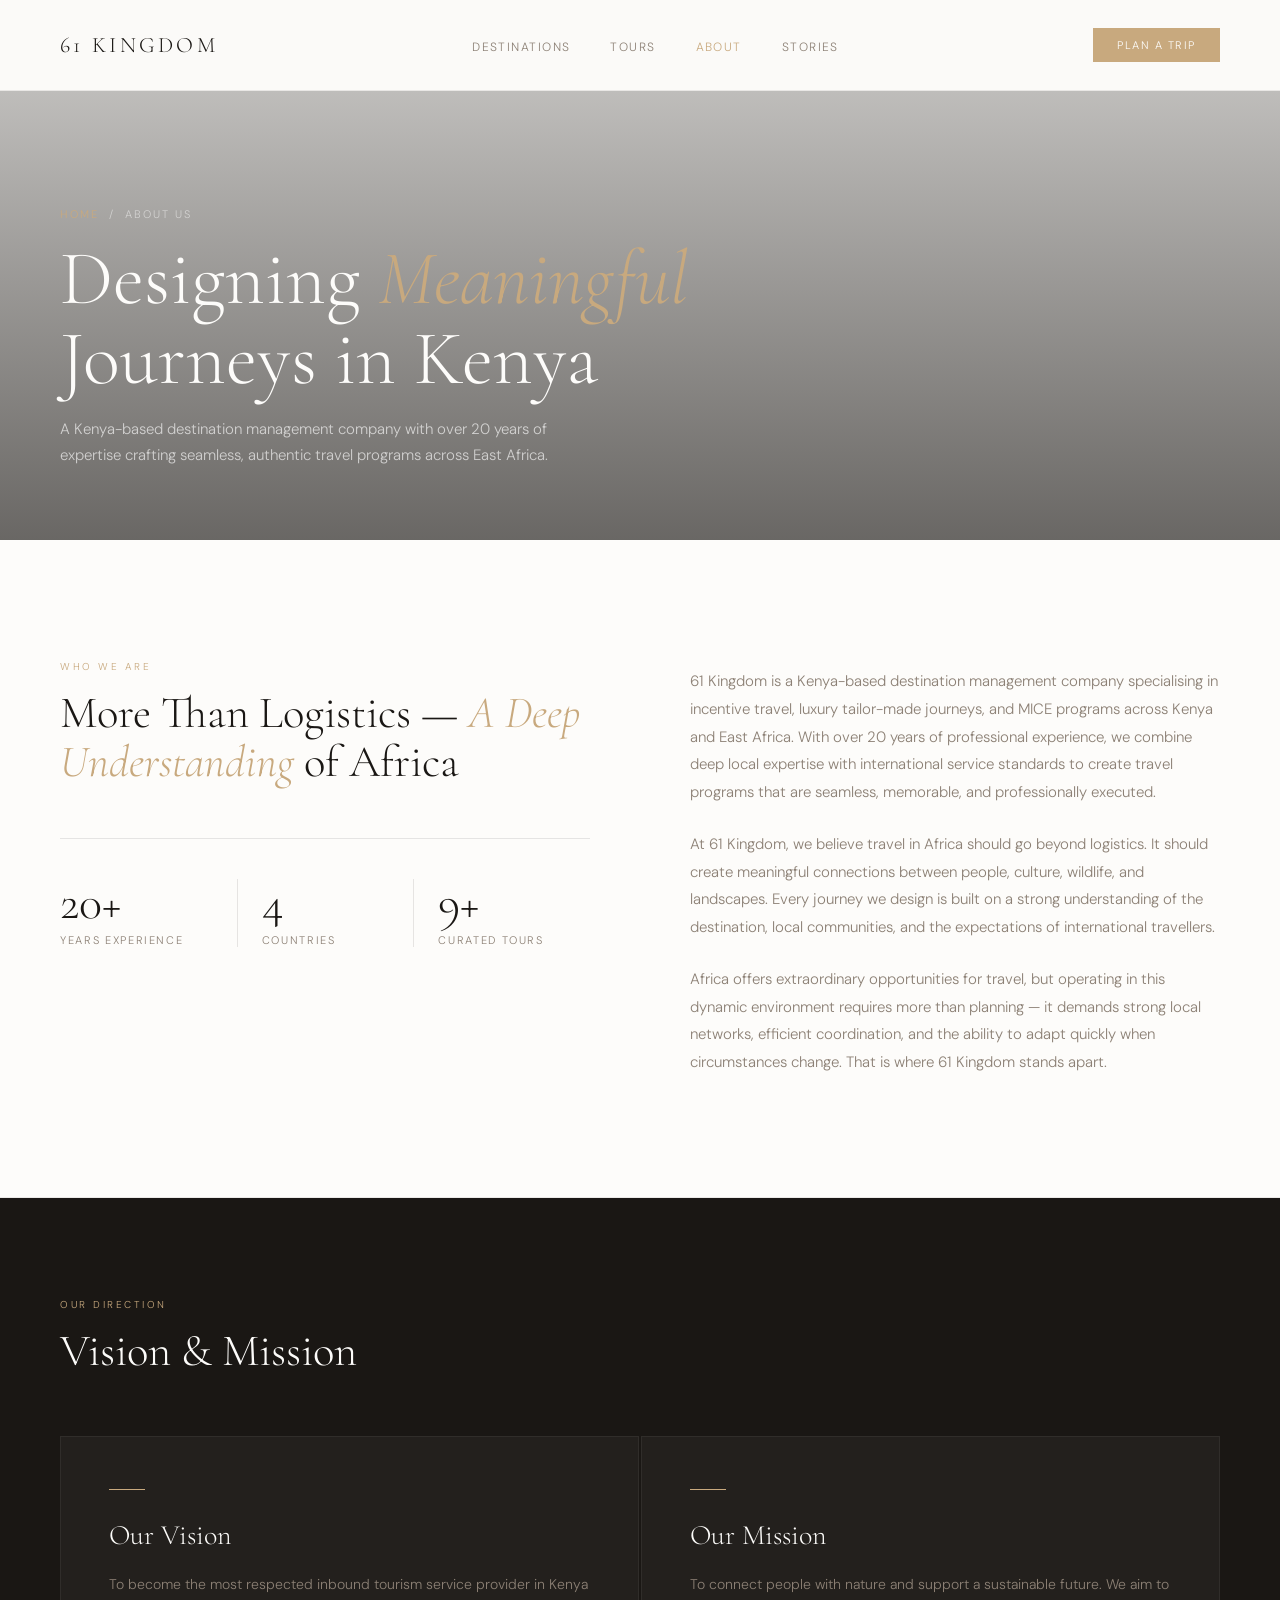
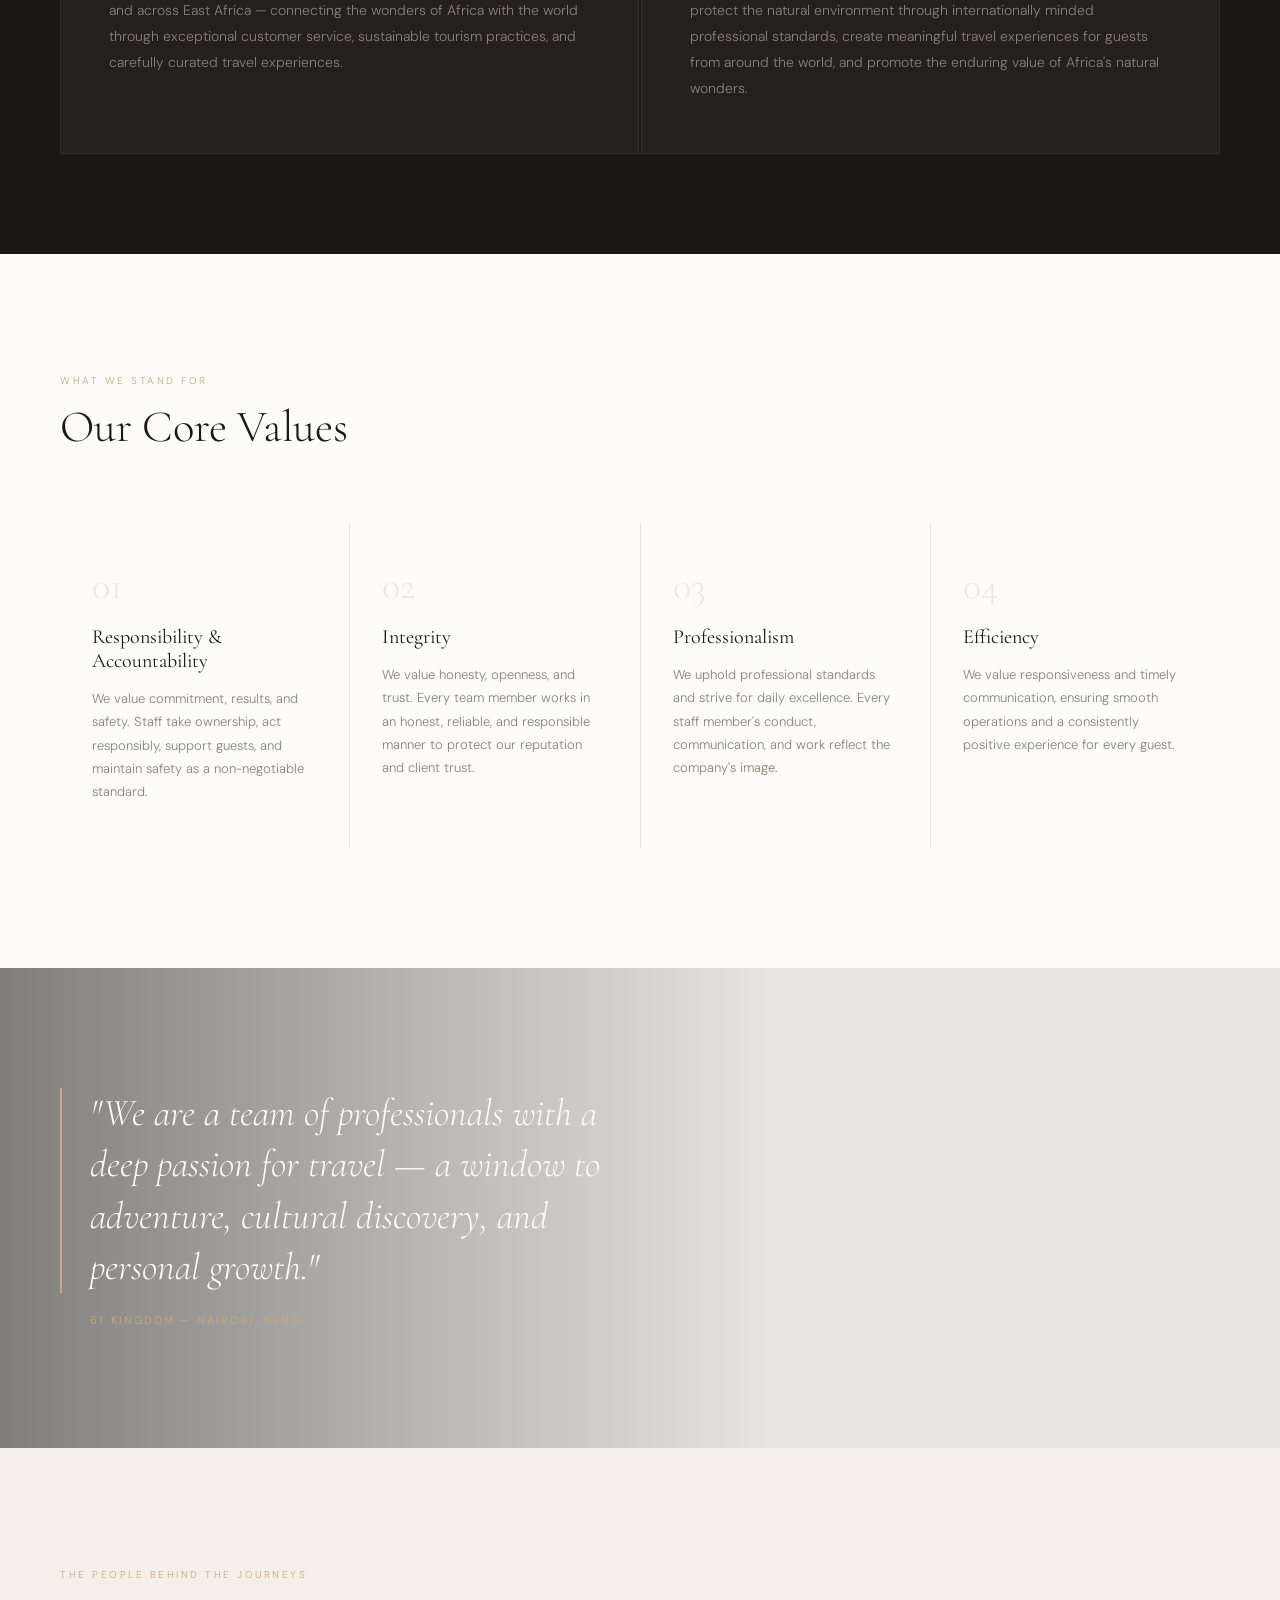
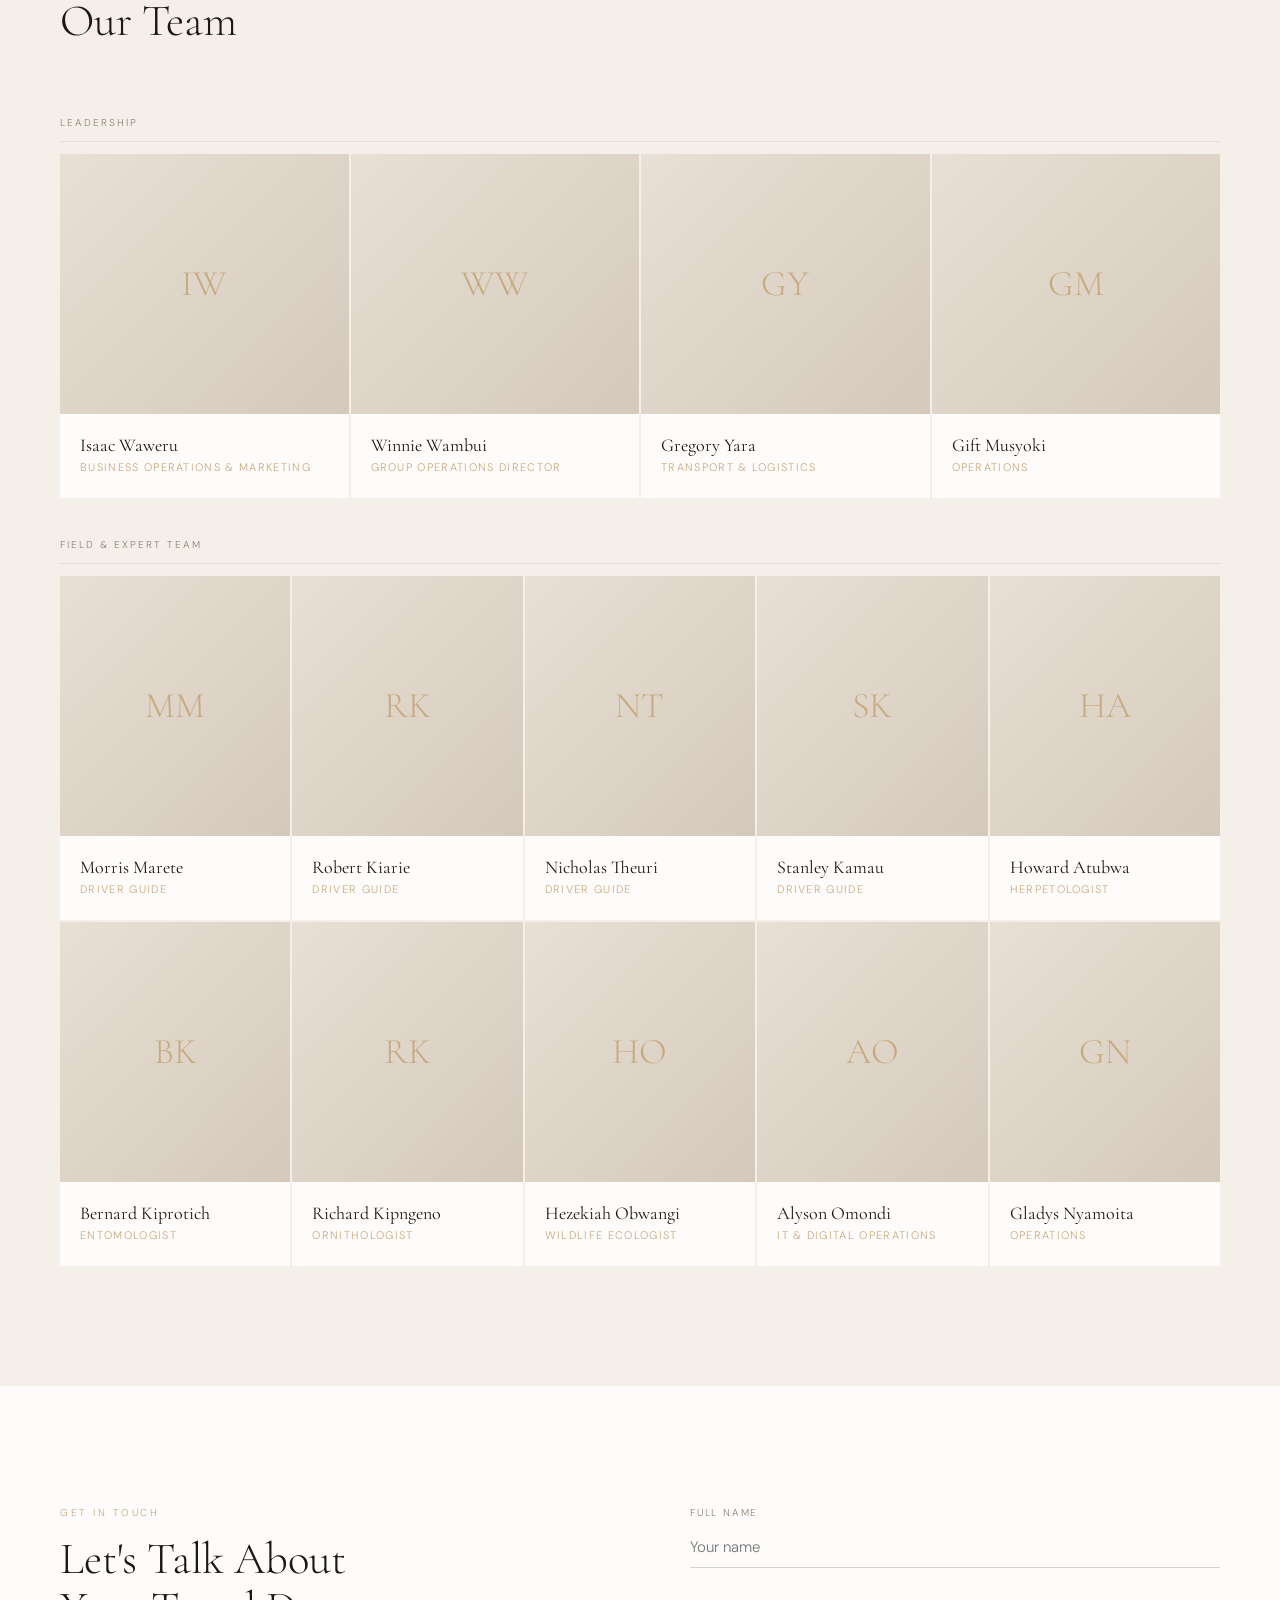
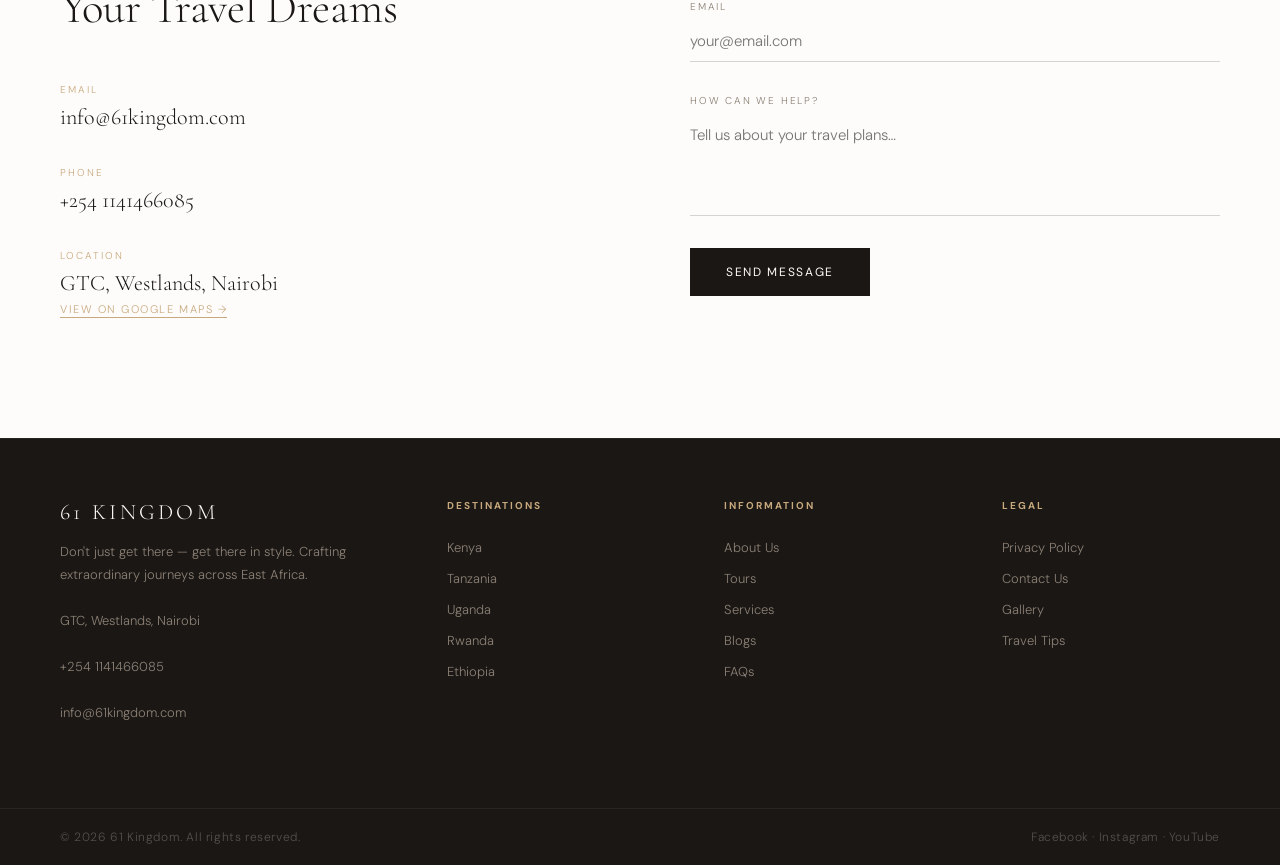
<file: pages/about.html>
<!DOCTYPE html>
<html lang="en">
<head>
<meta charset="UTF-8">
<meta name="viewport" content="width=device-width, initial-scale=1.0">
<title>About Us — 61 Kingdom</title>
<link rel="preconnect" href="https://fonts.googleapis.com">
<link href="https://fonts.googleapis.com/css2?family=Cormorant+Garamond:ital,wght@0,300;0,400;1,300;1,400&family=DM+Sans:wght@300;400&display=swap" rel="stylesheet">
<style>
  *, *::before, *::after { box-sizing: border-box; margin: 0; padding: 0; }

  :root {
    --clay:  #C8A97E;
    --ink:   #1A1714;
    --sand:  #F4EFE8;
    --stone: #8C8075;
    --white: #FDFCFA;
  }

  html { scroll-behavior: smooth; }

  body {
    font-family: 'DM Sans', sans-serif;
    font-weight: 300;
    background: var(--white);
    color: var(--ink);
    overflow-x: hidden;
  }

  /* ── NAV ── */
  nav {
    position: fixed; top: 0; left: 0; right: 0; z-index: 100;
    display: flex; align-items: center; justify-content: space-between;
    padding: 28px 60px;
    background: rgba(253,252,250,0.96);
    backdrop-filter: blur(12px);
    border-bottom: 1px solid rgba(26,23,20,0.08);
  }
  .nav-logo {
    font-family: 'Cormorant Garamond', serif;
    font-size: 22px; font-weight: 300;
    color: var(--ink); letter-spacing: 0.15em;
    text-decoration: none; text-transform: uppercase;
  }
  .nav-links { display: flex; gap: 40px; list-style: none; }
  .nav-links a {
    font-size: 12px; letter-spacing: 0.12em; text-transform: uppercase;
    text-decoration: none; color: var(--stone); transition: color 0.3s;
  }
  .nav-links a:hover, .nav-links a.active { color: var(--clay); }
  .nav-cta {
    font-size: 11px; letter-spacing: 0.14em; text-transform: uppercase;
    text-decoration: none; color: var(--white);
    background: var(--clay); padding: 10px 24px;
    transition: background 0.3s;
  }
  .nav-cta:hover { background: #b8976a; }

  /* ── PAGE HERO ── */
  .page-hero {
    height: 60vh; min-height: 480px;
    position: relative;
    display: flex; align-items: flex-end;
    overflow: hidden;
  }
  .page-hero-bg {
    position: absolute; inset: 0;
    background:
      linear-gradient(to bottom, rgba(26,23,20,0.2) 0%, rgba(26,23,20,0.65) 100%),
      url('https://images.unsplash.com/photo-1549366021-9f761d450615?w=1800&q=80') center/cover no-repeat;
    animation: heroZoom 12s ease-out forwards;
  }
  @keyframes heroZoom {
    from { transform: scale(1.04); }
    to   { transform: scale(1.0); }
  }
  .page-hero-content {
    position: relative; padding: 0 60px 72px; width: 100%;
  }
  .breadcrumb {
    font-size: 11px; letter-spacing: 0.18em; text-transform: uppercase;
    color: rgba(255,255,255,0.5); margin-bottom: 18px;
    opacity: 0; animation: fadeUp 0.8s 0.3s ease forwards;
  }
  .breadcrumb a { color: var(--clay); text-decoration: none; }
  .page-hero h1 {
    font-family: 'Cormorant Garamond', serif;
    font-size: clamp(46px, 6vw, 80px);
    font-weight: 300; line-height: 1.04;
    color: var(--white);
    opacity: 0; animation: fadeUp 0.8s 0.5s ease forwards;
  }
  .page-hero h1 em { font-style: italic; color: var(--clay); }
  .page-hero-sub {
    font-size: 15px; color: rgba(255,255,255,0.65);
    max-width: 520px; margin-top: 18px; line-height: 1.7;
    opacity: 0; animation: fadeUp 0.8s 0.7s ease forwards;
  }

  @keyframes fadeUp {
    from { opacity: 0; transform: translateY(20px); }
    to   { opacity: 1; transform: translateY(0); }
  }

  /* ── INTRO ── */
  .intro { padding: 120px 60px; display: grid; grid-template-columns: 1fr 1fr; gap: 100px; align-items: start; }
  .intro-left .section-label { margin-bottom: 16px; }
  .intro-left h2 {
    font-family: 'Cormorant Garamond', serif;
    font-size: clamp(34px, 3.5vw, 48px); font-weight: 300; line-height: 1.1;
    color: var(--ink); margin-bottom: 40px;
  }
  .intro-left h2 em { font-style: italic; color: var(--clay); }
  .intro-stat-row {
    display: grid; grid-template-columns: repeat(3, 1fr); gap: 0;
    border-top: 1px solid rgba(26,23,20,0.1); margin-top: 50px; padding-top: 40px;
  }
  .intro-stat { padding-right: 24px; }
  .intro-stat + .intro-stat { border-left: 1px solid rgba(26,23,20,0.1); padding-left: 24px; padding-right: 0; }
  .stat-num {
    font-family: 'Cormorant Garamond', serif;
    font-size: 48px; font-weight: 300; color: var(--ink); line-height: 1;
  }
  .stat-label { font-size: 11px; letter-spacing: 0.15em; text-transform: uppercase; color: var(--stone); margin-top: 6px; }

  .intro-right { padding-top: 8px; }
  .intro-right p { font-size: 15px; line-height: 1.85; color: var(--stone); margin-bottom: 24px; }
  .intro-right p:last-child { margin-bottom: 0; }

  /* ── VISION MISSION ── */
  .vm { background: var(--ink); padding: 100px 60px; }
  .vm-grid { display: grid; grid-template-columns: 1fr 1fr; gap: 2px; margin-top: 60px; }
  .vm-card { background: rgba(255,255,255,0.04); padding: 52px 48px; border: 1px solid rgba(255,255,255,0.06); }
  .vm-card:hover { background: rgba(255,255,255,0.07); }
  .vm-icon {
    width: 36px; height: 1px; background: var(--clay); margin-bottom: 28px;
  }
  .vm-card h3 {
    font-family: 'Cormorant Garamond', serif;
    font-size: 28px; font-weight: 300; color: var(--white); margin-bottom: 20px;
  }
  .vm-card p { font-size: 14px; line-height: 1.85; color: var(--stone); }

  /* ── VALUES ── */
  .values { padding: 120px 60px; }
  .values-header { margin-bottom: 70px; }
  .values-grid { display: grid; grid-template-columns: repeat(4, 1fr); gap: 1px; background: rgba(26,23,20,0.1); }
  .value-card { background: var(--white); padding: 44px 32px; transition: background 0.3s; }
  .value-card:hover { background: var(--sand); }
  .value-num {
    font-family: 'Cormorant Garamond', serif;
    font-size: 38px; font-weight: 300;
    color: rgba(200,169,126,0.25); line-height: 1; margin-bottom: 20px;
  }
  .value-card h3 {
    font-family: 'Cormorant Garamond', serif;
    font-size: 20px; font-weight: 400; color: var(--ink); margin-bottom: 14px;
  }
  .value-card p { font-size: 13px; line-height: 1.8; color: var(--stone); }

  /* ── IMAGE BREAK ── */
  .image-break {
    height: 480px;
    background:
      linear-gradient(to right, rgba(26,23,20,0.55) 0%, rgba(26,23,20,0.1) 60%),
      url('https://images.unsplash.com/photo-1551632436-cbf8dd35adfa?w=1800&q=80') center/cover no-repeat;
    display: flex; align-items: center;
    padding: 0 60px;
  }
  .image-break-quote {
    max-width: 540px;
  }
  .image-break-quote p {
    font-family: 'Cormorant Garamond', serif;
    font-size: clamp(26px, 3vw, 38px); font-weight: 300; font-style: italic;
    color: var(--white); line-height: 1.35;
    border-left: 2px solid var(--clay); padding-left: 28px;
  }
  .image-break-quote span {
    display: block; margin-top: 20px; padding-left: 30px;
    font-size: 11px; letter-spacing: 0.2em; text-transform: uppercase;
    color: var(--clay);
  }

  /* ── TEAM ── */
  .team { background: var(--sand); padding: 120px 60px; }
  .team-header { display: flex; justify-content: space-between; align-items: flex-end; margin-bottom: 70px; }
  
  /* Leadership row */
  .team-leadership { display: grid; grid-template-columns: repeat(4, 1fr); gap: 2px; margin-bottom: 2px; }
  /* Full team grid */
  .team-grid { display: grid; grid-template-columns: repeat(5, 1fr); gap: 2px; }

  .member-card { background: var(--white); overflow: hidden; }
  .member-card:hover .member-img-wrap img { transform: scale(1.05); }
  .member-img-wrap { height: 260px; overflow: hidden; }
  .member-img-wrap img { width: 100%; height: 100%; object-fit: cover; object-position: top; transition: transform 0.6s ease; }
  .member-img-placeholder {
    width: 100%; height: 100%;
    background: linear-gradient(135deg, #e8e0d5 0%, #d4c9bb 100%);
    display: flex; align-items: center; justify-content: center;
  }
  .member-img-placeholder span {
    font-family: 'Cormorant Garamond', serif;
    font-size: 36px; color: var(--clay); font-weight: 300;
  }
  .member-info { padding: 20px 20px 24px; }
  .member-info h4 {
    font-family: 'Cormorant Garamond', serif;
    font-size: 18px; font-weight: 400; color: var(--ink); margin-bottom: 4px;
  }
  .member-info p { font-size: 11px; letter-spacing: 0.12em; text-transform: uppercase; color: var(--clay); }

  .team-section-label {
    font-size: 10px; letter-spacing: 0.2em; text-transform: uppercase;
    color: var(--stone); margin: 40px 0 12px; padding-bottom: 12px;
    border-bottom: 1px solid rgba(26,23,20,0.08);
  }

  /* ── CONTACT ── */
  .contact { padding: 120px 60px; display: grid; grid-template-columns: 1fr 1fr; gap: 100px; align-items: start; }
  .contact-left .section-title { margin-bottom: 50px; }
  .contact-detail { display: flex; flex-direction: column; gap: 36px; }
  .contact-item {}
  .contact-item-label { font-size: 10px; letter-spacing: 0.2em; text-transform: uppercase; color: var(--clay); margin-bottom: 8px; }
  .contact-item-val { font-family: 'Cormorant Garamond', serif; font-size: 22px; font-weight: 300; color: var(--ink); }
  .contact-item-val a { color: var(--ink); text-decoration: none; transition: color 0.2s; }
  .contact-item-val a:hover { color: var(--clay); }
  .map-link {
    display: inline-block; margin-top: 6px; font-size: 11px; letter-spacing: 0.14em;
    text-transform: uppercase; color: var(--clay); text-decoration: none;
    border-bottom: 1px solid var(--clay); padding-bottom: 1px;
  }

  .contact-form { display: flex; flex-direction: column; gap: 32px; }
  .form-field { display: flex; flex-direction: column; gap: 8px; }
  .form-field label { font-size: 10px; letter-spacing: 0.18em; text-transform: uppercase; color: var(--stone); }
  .form-field input, .form-field textarea {
    background: transparent; border: none;
    border-bottom: 1px solid rgba(26,23,20,0.18);
    padding: 10px 0; font-size: 15px;
    font-family: 'DM Sans', sans-serif; font-weight: 300;
    color: var(--ink); outline: none; width: 100%;
    transition: border-color 0.3s; resize: none;
  }
  .form-field input:focus, .form-field textarea:focus { border-color: var(--clay); }
  .form-submit {
    align-self: flex-start;
    font-size: 12px; letter-spacing: 0.14em; text-transform: uppercase;
    color: var(--white); background: var(--ink);
    border: none; padding: 16px 36px; cursor: pointer;
    font-family: 'DM Sans', sans-serif; transition: background 0.3s;
  }
  .form-submit:hover { background: #333; }

  /* ── FOOTER ── */
  footer {
    background: var(--ink); padding: 60px;
    display: grid; grid-template-columns: 1.5fr 1fr 1fr 1fr; gap: 60px;
    border-top: 1px solid rgba(255,255,255,0.06);
  }
  .footer-brand h2 {
    font-family: 'Cormorant Garamond', serif;
    font-size: 22px; font-weight: 300; color: var(--white);
    letter-spacing: 0.15em; text-transform: uppercase; margin-bottom: 16px;
  }
  .footer-brand p { font-size: 13px; line-height: 1.7; color: var(--stone); margin-bottom: 24px; }
  .footer-contact-item { font-size: 13px; color: var(--stone); margin-bottom: 6px; }
  .footer-col h4 { font-size: 10px; letter-spacing: 0.2em; text-transform: uppercase; color: var(--clay); margin-bottom: 24px; }
  .footer-col ul { list-style: none; }
  .footer-col li { margin-bottom: 10px; }
  .footer-col a { font-size: 13px; color: var(--stone); text-decoration: none; transition: color 0.2s; }
  .footer-col a:hover { color: var(--white); }
  .footer-bottom {
    background: var(--ink); padding: 20px 60px;
    border-top: 1px solid rgba(255,255,255,0.06);
    display: flex; justify-content: space-between; align-items: center;
  }
  .footer-bottom p { font-size: 12px; color: rgba(255,255,255,0.25); letter-spacing: 0.05em; }

  /* ── HELPERS ── */
  .section-label { font-size: 10px; letter-spacing: 0.25em; text-transform: uppercase; color: var(--clay); margin-bottom: 16px; }
  .section-title { font-family: 'Cormorant Garamond', serif; font-size: clamp(34px, 3.5vw, 48px); font-weight: 300; line-height: 1.1; color: var(--ink); }
  .divider { border: none; border-top: 1px solid rgba(26,23,20,0.08); margin: 0; }

  .reveal { opacity: 0; transform: translateY(28px); transition: opacity 0.8s ease, transform 0.8s ease; }
  .reveal.visible { opacity: 1; transform: translateY(0); }
  .reveal-delay { transition-delay: 0.15s; }
  .reveal-delay-2 { transition-delay: 0.3s; }
</style>
</head>
<body>

<!-- NAV -->
<nav>
  <a href="../index.html" class="nav-logo">61 Kingdom</a>
  <ul class="nav-links">
    <li><a href="../index.html#destinations">Destinations</a></li>
    <li><a href="#">Tours</a></li>
    <li><a href="#" class="active">About</a></li>
    <li><a href="#">Stories</a></li>
  </ul>
  <a href="#contact" class="nav-cta">Plan a Trip</a>
</nav>

<!-- PAGE HERO -->
<div class="page-hero">
  <div class="page-hero-bg"></div>
  <div class="page-hero-content">
    <p class="breadcrumb"><a href="../index.html">Home</a> &nbsp;/&nbsp; About Us</p>
    <h1>Designing <em>Meaningful</em><br>Journeys in Kenya</h1>
    <p class="page-hero-sub">A Kenya-based destination management company with over 20 years of expertise crafting seamless, authentic travel programs across East Africa.</p>
  </div>
</div>

<!-- INTRO -->
<section class="intro">
  <div class="intro-left reveal">
    <p class="section-label">Who we are</p>
    <h2>More Than Logistics — <em>A Deep Understanding</em> of Africa</h2>
    <div class="intro-stat-row">
      <div class="intro-stat">
        <div class="stat-num">20+</div>
        <div class="stat-label">Years Experience</div>
      </div>
      <div class="intro-stat">
        <div class="stat-num">4</div>
        <div class="stat-label">Countries</div>
      </div>
      <div class="intro-stat">
        <div class="stat-num">9+</div>
        <div class="stat-label">Curated Tours</div>
      </div>
    </div>
  </div>
  <div class="intro-right reveal reveal-delay">
    <p>61 Kingdom is a Kenya-based destination management company specialising in incentive travel, luxury tailor-made journeys, and MICE programs across Kenya and East Africa. With over 20 years of professional experience, we combine deep local expertise with international service standards to create travel programs that are seamless, memorable, and professionally executed.</p>
    <p>At 61 Kingdom, we believe travel in Africa should go beyond logistics. It should create meaningful connections between people, culture, wildlife, and landscapes. Every journey we design is built on a strong understanding of the destination, local communities, and the expectations of international travellers.</p>
    <p>Africa offers extraordinary opportunities for travel, but operating in this dynamic environment requires more than planning — it demands strong local networks, efficient coordination, and the ability to adapt quickly when circumstances change. That is where 61 Kingdom stands apart.</p>
  </div>
</section>

<hr class="divider">

<!-- VISION & MISSION -->
<section class="vm">
  <div class="reveal">
    <p class="section-label">Our direction</p>
    <h2 class="section-title" style="color:var(--white)">Vision &amp; Mission</h2>
  </div>
  <div class="vm-grid reveal reveal-delay">
    <div class="vm-card">
      <div class="vm-icon"></div>
      <h3>Our Vision</h3>
      <p>To become the most respected inbound tourism service provider in Kenya and across East Africa — connecting the wonders of Africa with the world through exceptional customer service, sustainable tourism practices, and carefully curated travel experiences.</p>
    </div>
    <div class="vm-card">
      <div class="vm-icon"></div>
      <h3>Our Mission</h3>
      <p>To connect people with nature and support a sustainable future. We aim to protect the natural environment through internationally minded professional standards, create meaningful travel experiences for guests from around the world, and promote the enduring value of Africa's natural wonders.</p>
    </div>
  </div>
</section>

<!-- VALUES -->
<section class="values">
  <div class="values-header reveal">
    <p class="section-label">What we stand for</p>
    <h2 class="section-title">Our Core Values</h2>
  </div>
  <div class="values-grid reveal reveal-delay">
    <div class="value-card">
      <div class="value-num">01</div>
      <h3>Responsibility &amp; Accountability</h3>
      <p>We value commitment, results, and safety. Staff take ownership, act responsibly, support guests, and maintain safety as a non-negotiable standard.</p>
    </div>
    <div class="value-card">
      <div class="value-num">02</div>
      <h3>Integrity</h3>
      <p>We value honesty, openness, and trust. Every team member works in an honest, reliable, and responsible manner to protect our reputation and client trust.</p>
    </div>
    <div class="value-card">
      <div class="value-num">03</div>
      <h3>Professionalism</h3>
      <p>We uphold professional standards and strive for daily excellence. Every staff member's conduct, communication, and work reflect the company's image.</p>
    </div>
    <div class="value-card">
      <div class="value-num">04</div>
      <h3>Efficiency</h3>
      <p>We value responsiveness and timely communication, ensuring smooth operations and a consistently positive experience for every guest.</p>
    </div>
  </div>
</section>

<!-- IMAGE BREAK -->
<div class="image-break">
  <div class="image-break-quote reveal">
    <p>"We are a team of professionals with a deep passion for travel — a window to adventure, cultural discovery, and personal growth."</p>
    <span>61 Kingdom — Nairobi, Kenya</span>
  </div>
</div>

<!-- TEAM -->
<section class="team" id="team">
  <div class="team-header reveal">
    <div>
      <p class="section-label">The people behind the journeys</p>
      <h2 class="section-title">Our Team</h2>
    </div>
  </div>

  <!-- Leadership -->
  <p class="team-section-label reveal">Leadership</p>
  <div class="team-leadership reveal reveal-delay">
    <div class="member-card">
      <div class="member-img-wrap">
        <img src="https://61kingdom.com/wp-content/uploads/2026/05/iz.png" alt="Isaac Waweru" onerror="this.parentElement.innerHTML='<div class=\'member-img-placeholder\'><span>IW</span></div>'">
      </div>
      <div class="member-info">
        <h4>Isaac Waweru</h4>
        <p>Business Operations &amp; Marketing</p>
      </div>
    </div>
    <div class="member-card">
      <div class="member-img-wrap">
        <img src="https://61kingdom.com/wp-content/uploads/2026/06/winnie2.jpg" alt="Winnie Wambui" onerror="this.parentElement.innerHTML='<div class=\'member-img-placeholder\'><span>WW</span></div>'">
      </div>
      <div class="member-info">
        <h4>Winnie Wambui</h4>
        <p>Group Operations Director</p>
      </div>
    </div>
    <div class="member-card">
      <div class="member-img-wrap">
        <img src="https://61kingdom.com/wp-content/uploads/2026/04/Gregory-Yara-Transport-and-Logistics.jpg" alt="Gregory Yara" onerror="this.parentElement.innerHTML='<div class=\'member-img-placeholder\'><span>GY</span></div>'">
      </div>
      <div class="member-info">
        <h4>Gregory Yara</h4>
        <p>Transport &amp; Logistics</p>
      </div>
    </div>
    <div class="member-card">
      <div class="member-img-wrap">
        <img src="https://61kingdom.com/wp-content/uploads/2026/07/op.jpg" alt="Gift Musyoki" onerror="this.parentElement.innerHTML='<div class=\'member-img-placeholder\'><span>GM</span></div>'">
      </div>
      <div class="member-info">
        <h4>Gift Musyoki</h4>
        <p>Operations</p>
      </div>
    </div>
  </div>

  <!-- Field Team -->
  <p class="team-section-label reveal">Field &amp; Expert Team</p>
  <div class="team-grid reveal reveal-delay">
    <div class="member-card">
      <div class="member-img-wrap">
        <img src="https://61kingdom.com/wp-content/uploads/2026/06/maurice.jpg" alt="Morris Marete" onerror="this.parentElement.innerHTML='<div class=\'member-img-placeholder\'><span>MM</span></div>'">
      </div>
      <div class="member-info">
        <h4>Morris Marete</h4>
        <p>Driver Guide</p>
      </div>
    </div>
    <div class="member-card">
      <div class="member-img-wrap">
        <img src="https://61kingdom.com/wp-content/uploads/2026/04/Robert-Kiarie-scaled.jpg" alt="Robert Kiarie" onerror="this.parentElement.innerHTML='<div class=\'member-img-placeholder\'><span>RK</span></div>'">
      </div>
      <div class="member-info">
        <h4>Robert Kiarie</h4>
        <p>Driver Guide</p>
      </div>
    </div>
    <div class="member-card">
      <div class="member-img-wrap">
        <img src="https://61kingdom.com/wp-content/uploads/2026/04/Nicholas-Theuri-scaled.jpg" alt="Nicholas Theuri" onerror="this.parentElement.innerHTML='<div class=\'member-img-placeholder\'><span>NT</span></div>'">
      </div>
      <div class="member-info">
        <h4>Nicholas Theuri</h4>
        <p>Driver Guide</p>
      </div>
    </div>
    <div class="member-card">
      <div class="member-img-wrap">
        <img src="https://61kingdom.com/wp-content/uploads/2026/04/Stanley-Kamau-scaled.jpg" alt="Stanley Kamau" onerror="this.parentElement.innerHTML='<div class=\'member-img-placeholder\'><span>SK</span></div>'">
      </div>
      <div class="member-info">
        <h4>Stanley Kamau</h4>
        <p>Driver Guide</p>
      </div>
    </div>
    <div class="member-card">
      <div class="member-img-wrap">
        <img src="https://61kingdom.com/wp-content/uploads/2026/04/ATUBWA-HOWARD-Herpetologist-scaled.jpg" alt="Howard Atubwa" onerror="this.parentElement.innerHTML='<div class=\'member-img-placeholder\'><span>HA</span></div>'">
      </div>
      <div class="member-info">
        <h4>Howard Atubwa</h4>
        <p>Herpetologist</p>
      </div>
    </div>
    <div class="member-card">
      <div class="member-img-wrap">
        <img src="https://61kingdom.com/wp-content/uploads/2026/04/BENARD-KIPROTICH-Entomologist-scaled.jpg" alt="Bernard Kiprotich" onerror="this.parentElement.innerHTML='<div class=\'member-img-placeholder\'><span>BK</span></div>'">
      </div>
      <div class="member-info">
        <h4>Bernard Kiprotich</h4>
        <p>Entomologist</p>
      </div>
    </div>
    <div class="member-card">
      <div class="member-img-wrap">
        <img src="https://61kingdom.com/wp-content/uploads/2026/04/RICHARD-KIPNGENO-Orithologist-scaled.jpg" alt="Richard Kipngeno" onerror="this.parentElement.innerHTML='<div class=\'member-img-placeholder\'><span>RK</span></div>'">
      </div>
      <div class="member-info">
        <h4>Richard Kipngeno</h4>
        <p>Ornithologist</p>
      </div>
    </div>
    <div class="member-card">
      <div class="member-img-wrap">
        <img src="https://61kingdom.com/wp-content/uploads/2026/05/e3.png" alt="Hezekiah Obwangi" onerror="this.parentElement.innerHTML='<div class=\'member-img-placeholder\'><span>HO</span></div>'">
      </div>
      <div class="member-info">
        <h4>Hezekiah Obwangi</h4>
        <p>Wildlife Ecologist</p>
      </div>
    </div>
    <div class="member-card">
      <div class="member-img-wrap">
        <img src="https://61kingdom.com/wp-content/uploads/2026/05/WhatsApp-Image-2026-04-18-at-09.17.41.jpeg" alt="Alyson Omondi" onerror="this.parentElement.innerHTML='<div class=\'member-img-placeholder\'><span>AO</span></div>'">
      </div>
      <div class="member-info">
        <h4>Alyson Omondi</h4>
        <p>IT &amp; Digital Operations</p>
      </div>
    </div>
    <div class="member-card">
      <div class="member-img-wrap">
        <img src="https://61kingdom.com/wp-content/uploads/2026/07/ddfdf.jpg" alt="Gladys Nyamoita" onerror="this.parentElement.innerHTML='<div class=\'member-img-placeholder\'><span>GN</span></div>'">
      </div>
      <div class="member-info">
        <h4>Gladys Nyamoita</h4>
        <p>Operations</p>
      </div>
    </div>
  </div>
</section>

<!-- CONTACT -->
<section class="contact" id="contact">
  <div class="reveal">
    <p class="section-label">Get in touch</p>
    <h2 class="section-title">Let's Talk About<br>Your Travel Dreams</h2>
    <div class="contact-detail" style="margin-top:50px;">
      <div class="contact-item">
        <p class="contact-item-label">Email</p>
        <p class="contact-item-val"><a href="mailto:info@61kingdom.com">info@61kingdom.com</a></p>
      </div>
      <div class="contact-item">
        <p class="contact-item-label">Phone</p>
        <p class="contact-item-val"><a href="tel:+25411414660085">+254 1141466085</a></p>
      </div>
      <div class="contact-item">
        <p class="contact-item-label">Location</p>
        <p class="contact-item-val">GTC, Westlands, Nairobi</p>
        <a class="map-link" href="https://www.google.com/maps/place/Global+Trade+Center+Office+Tower/@-1.2710148,36.8056234,17z" target="_blank">View on Google Maps →</a>
      </div>
    </div>
  </div>
  <div class="contact-form reveal reveal-delay">
    <div class="form-field">
      <label>Full Name</label>
      <input type="text" placeholder="Your name">
    </div>
    <div class="form-field">
      <label>Email</label>
      <input type="email" placeholder="your@email.com">
    </div>
    <div class="form-field">
      <label>How can we help?</label>
      <textarea rows="4" placeholder="Tell us about your travel plans…"></textarea>
    </div>
    <button class="form-submit">Send Message</button>
  </div>
</section>

<!-- FOOTER -->
<footer>
  <div class="footer-brand">
    <h2>61 Kingdom</h2>
    <p>Don't just get there — get there in style. Crafting extraordinary journeys across East Africa.</p>
    <p class="footer-contact-item">GTC, Westlands, Nairobi</p>
    <p class="footer-contact-item">+254 1141466085</p>
    <p class="footer-contact-item">info@61kingdom.com</p>
  </div>
  <div class="footer-col">
    <h4>Destinations</h4>
    <ul>
      <li><a href="#">Kenya</a></li>
      <li><a href="#">Tanzania</a></li>
      <li><a href="#">Uganda</a></li>
      <li><a href="#">Rwanda</a></li>
      <li><a href="#">Ethiopia</a></li>
    </ul>
  </div>
  <div class="footer-col">
    <h4>Information</h4>
    <ul>
      <li><a href="#">About Us</a></li>
      <li><a href="#">Tours</a></li>
      <li><a href="#">Services</a></li>
      <li><a href="#">Blogs</a></li>
      <li><a href="#">FAQs</a></li>
    </ul>
  </div>
  <div class="footer-col">
    <h4>Legal</h4>
    <ul>
      <li><a href="#">Privacy Policy</a></li>
      <li><a href="#">Contact Us</a></li>
      <li><a href="#">Gallery</a></li>
      <li><a href="#">Travel Tips</a></li>
    </ul>
  </div>
</footer>
<div class="footer-bottom">
  <p>© 2026 61 Kingdom. All rights reserved.</p>
  <p>Facebook · Instagram · YouTube</p>
</div>

<script>
  const reveals = document.querySelectorAll('.reveal');
  const observer = new IntersectionObserver((entries) => {
    entries.forEach(e => { if (e.isIntersecting) e.target.classList.add('visible'); });
  }, { threshold: 0.1 });
  reveals.forEach(el => observer.observe(el));
</script>
</body>
</html>
</file>
